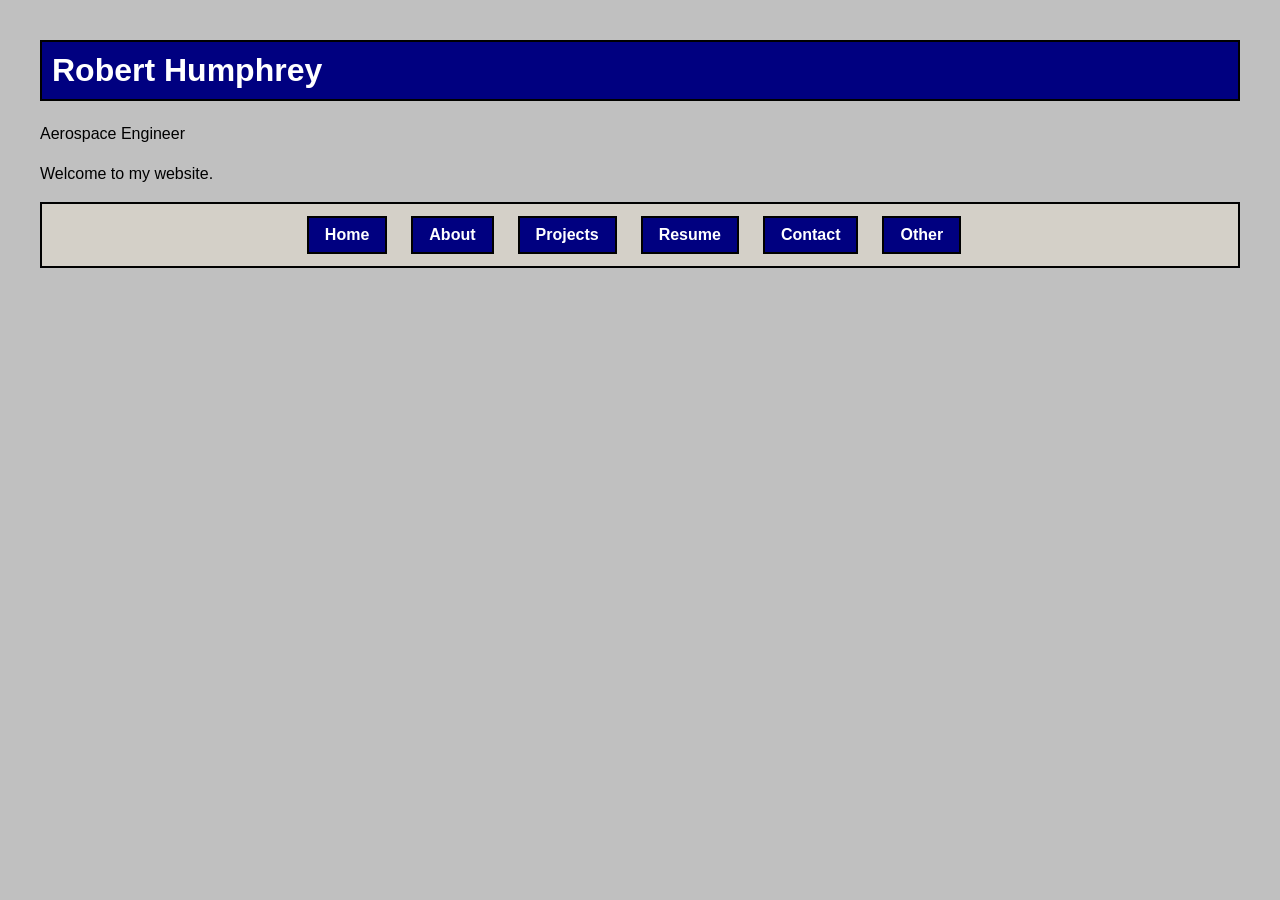
<file: index.html>
<!DOCTYPE html>
<html>
<head>
    <title>Robert Humphrey</title>
    <link rel="stylesheet" href="style.css">
</head>
<body><h1>Robert Humphrey</h1>

<p>Aerospace Engineer</p>

<p>Welcome to my website.</p>
<nav>
  <a href="index.html">Home</a><br>
  <a href="about.html">About</a><br>
  <a href="projects.html">Projects</a><br>
  <a href="resume.html">Resume</a><br>
  <a href="contact.html">Contact</a><br>
  <a href="other.html">Other</a><br>
</nav>
</body>
</html>
</file>
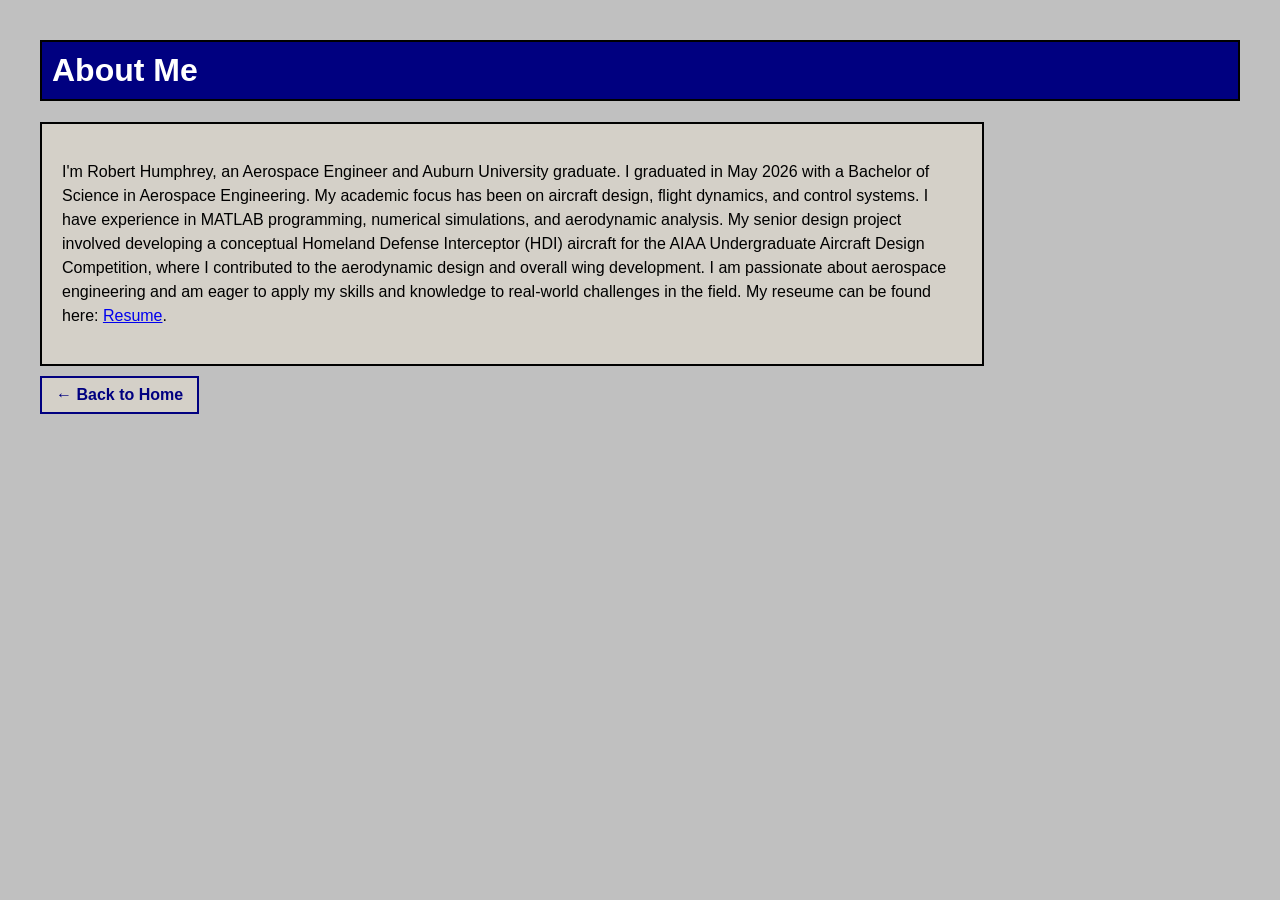
<file: about.html>
<!DOCTYPE html>
<html>
<head>
    <title>Robert Humphrey</title>
    <link rel="stylesheet" href="style.css">
</head>
<body>
  <h1>About Me</h1>
  <div class="about-box">
<p>
I'm Robert Humphrey, an Aerospace Engineer and Auburn University graduate. I graduated in May 2026 with a Bachelor of Science in Aerospace Engineering. My academic focus has been on aircraft design, flight dynamics, and control systems. I have experience in MATLAB programming, numerical simulations, and aerodynamic analysis. My senior design project involved developing a conceptual Homeland Defense Interceptor (HDI) aircraft for the AIAA Undergraduate Aircraft Design Competition, where I contributed to the aerodynamic design and overall wing development. I am passionate about aerospace engineering and am eager to apply my skills and knowledge to real-world challenges in the field. My reseume can be found here: <a href="resume.html">Resume</a>.
</p>
</div>
  <a href="index.html" class="back-button">← Back to Home</a>
  </body>
</html>
</file>
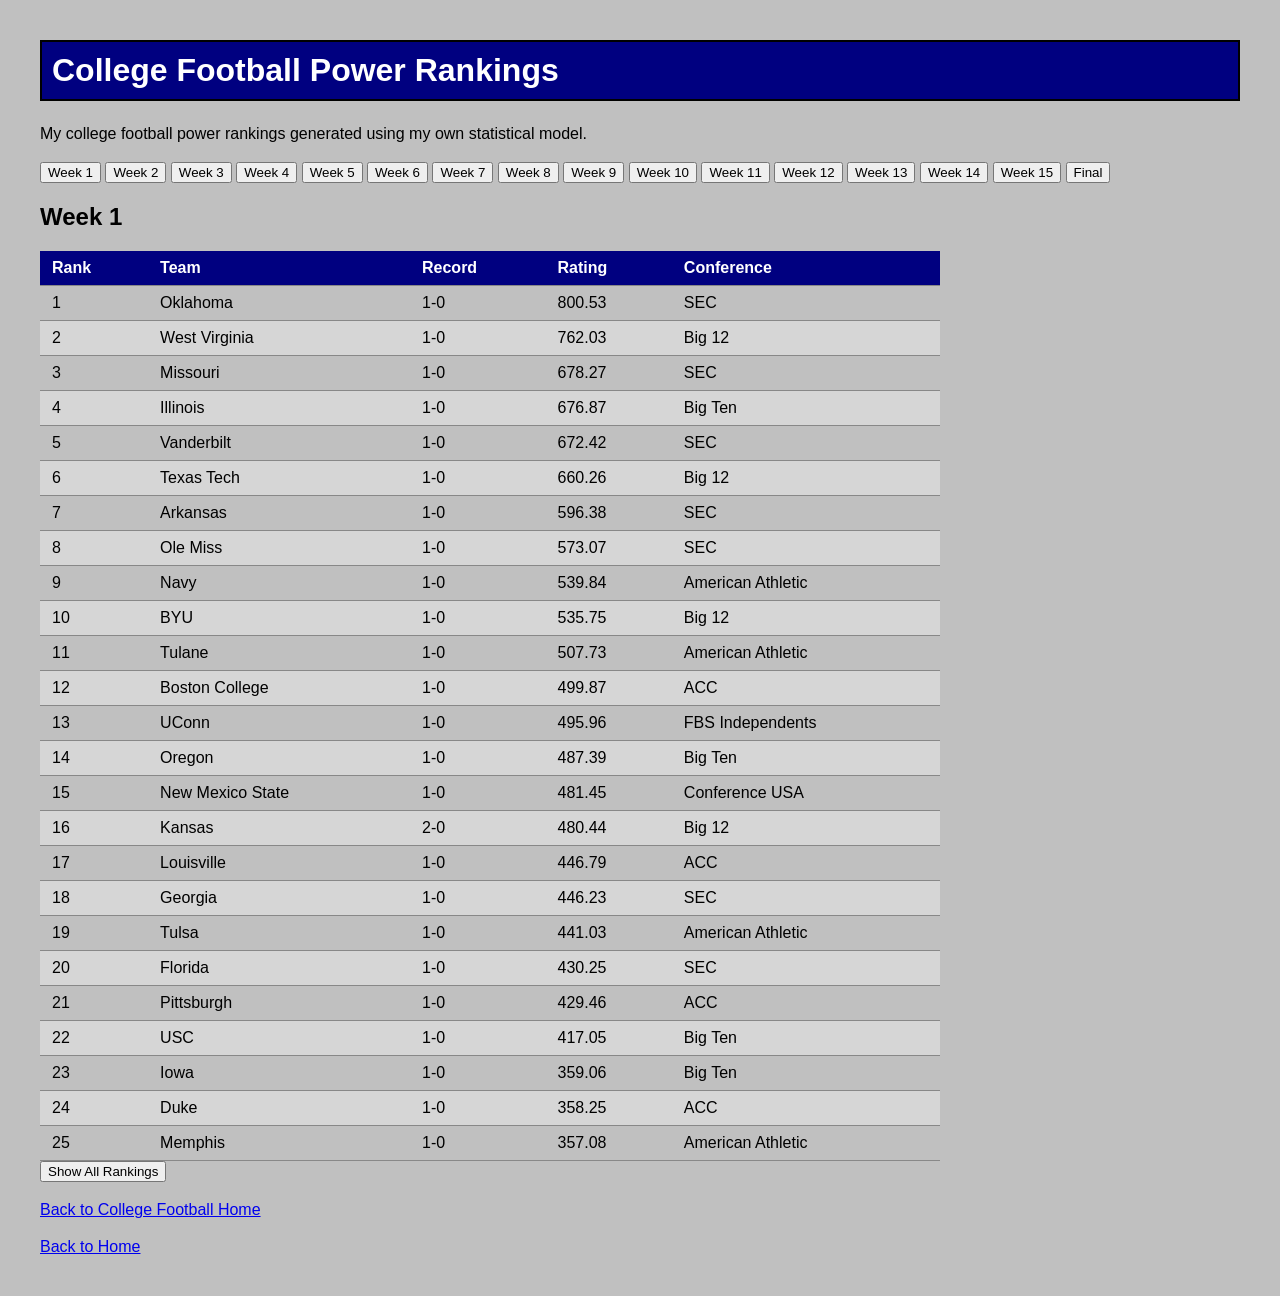
<file: cfb-2025.html>
<!DOCTYPE html>
<html>
<head>
    <title>CFB Power Rankings</title>
    <link rel="stylesheet" href="style.css">
</head>

<body>

<h1>College Football Power Rankings</h1>

<p>
My college football power rankings generated using my own statistical model.
</p>


<div class="week-buttons">
    <button onclick="loadWeek(1)">Week 1</button>
    <button onclick="loadWeek(2)">Week 2</button>
    <button onclick="loadWeek(3)">Week 3</button>
    <button onclick="loadWeek(4)">Week 4</button>
    <button onclick="loadWeek(5)">Week 5</button>
    <button onclick="loadWeek(6)">Week 6</button>
    <button onclick="loadWeek(7)">Week 7</button>
    <button onclick="loadWeek(8)">Week 8</button>
    <button onclick="loadWeek(9)">Week 9</button>
    <button onclick="loadWeek(10)">Week 10</button>
    <button onclick="loadWeek(11)">Week 11</button>
    <button onclick="loadWeek(12)">Week 12</button>
    <button onclick="loadWeek(13)">Week 13</button>
    <button onclick="loadWeek(14)">Week 14</button>
    <button onclick="loadWeek(15)">Week 15</button>
    <button onclick="loadWeek('final')">Final</button>
</div>

<h2 id="week-title">Week 1</h2>

<div id="rankings">
    <p>Loading rankings...</p>
</div>

<button id="show-more-button" onclick="toggleRankings()">
    Show All Rankings
</button>

<script>
let currentRows = [];
let showingAll = false;
function buildTable(rows) {

    let table = `
        <table>
            <thead>
                <tr>
                    <th>Rank</th>
                    <th>Team</th>
                    <th>Record</th>
                    <th>Rating</th>
                    <th>Conference</th>
                </tr>
            </thead>
            <tbody>
    `;

    let limit;

    if (showingAll) {
        limit = rows.length;
    } else {
        limit = Math.min(26, rows.length);
    }

    for (let i = 1; i < limit; i++) {

        const columns = rows[i].split(",");

        table += `
            <tr>
                <td>${columns[0]}</td>
                <td>${columns[1]}</td>
                <td>${columns[2]}</td>
                <td>${columns[3]}</td>
                <td>${columns[5]}</td>
            </tr>
        `;
    }

    table += `
            </tbody>
        </table>
    `;

    document.getElementById("rankings").innerHTML = table;
}


function loadWeek(week) {

    let file;

if (week === "final") {
    file = "cfb-data/2025 data/rankings_2025_final.csv";
} else {
    file = `cfb-data/2025 data/rankings_2025_week_${week}.csv`;
}

fetch(file)
        .then(response => response.text())
        .then(data => {

            currentRows = data.trim().split("\n");
showingAll = false;

buildTable(currentRows);

document.getElementById("show-more-button").innerHTML = "Show All Rankings";

            if (week === "final") {
    document.getElementById("week-title").innerHTML = "Final Rankings";
} else {
    document.getElementById("week-title").innerHTML = `Week ${week}`;
}
        });
}
function toggleRankings() {

    showingAll = !showingAll;

    buildTable(currentRows);

    if (showingAll) {
        document.getElementById("show-more-button").innerHTML = "Show Top 25";
    } else {
        document.getElementById("show-more-button").innerHTML = "Show All Rankings";
    }
}
loadWeek(1);

</script>

<p>
    <a href="cfb.html">Back to College Football Home</a>
</p>



<a href="index.html">Back to Home</a>

</body>
</html>
</file>
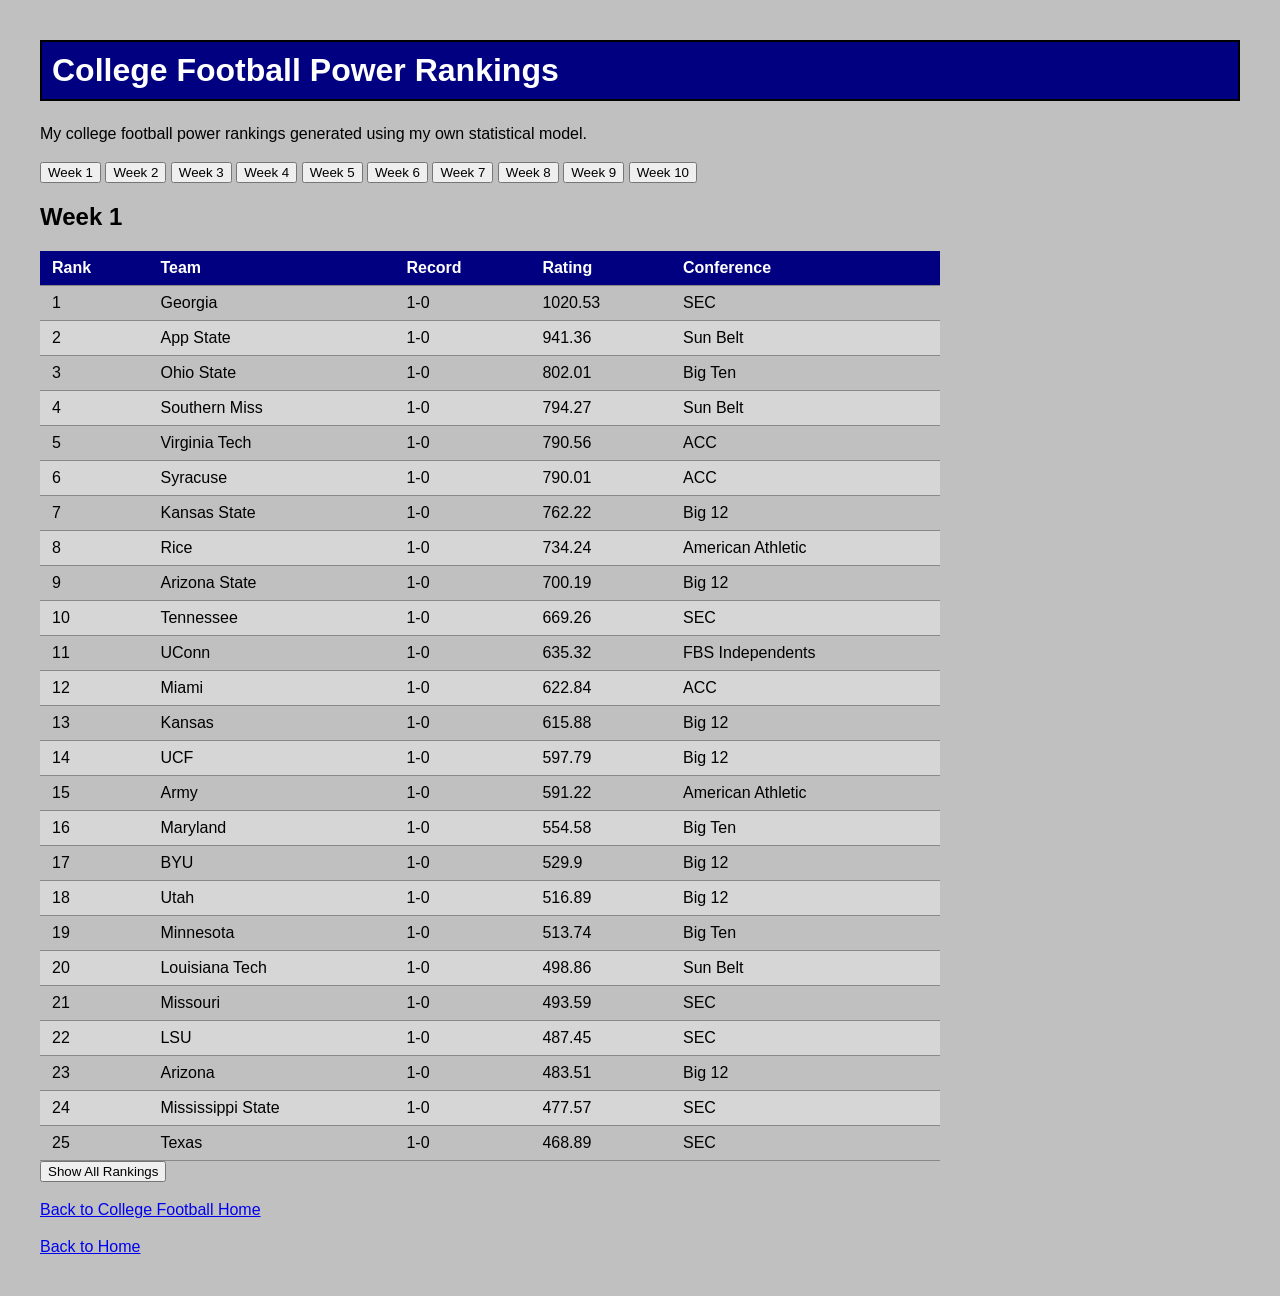
<file: cfb-2026.html>
<!DOCTYPE html>
<html>
<head>
    <title>CFB Power Rankings</title>
    <link rel="stylesheet" href="style.css">
</head>

<body>

<h1>College Football Power Rankings</h1>
<p>
My college football power rankings generated using my own statistical model.
</p>


<div class="week-buttons">
    <button onclick="loadWeek(1)">Week 1</button>
    <button onclick="loadWeek(2)">Week 2</button>
    <button onclick="loadWeek(3)">Week 3</button>
    <button onclick="loadWeek(4)">Week 4</button>
    <button onclick="loadWeek(5)">Week 5</button>
    <button onclick="loadWeek(6)">Week 6</button>
    <button onclick="loadWeek(7)">Week 7</button>
    <button onclick="loadWeek(8)">Week 8</button>
    <button onclick="loadWeek(9)">Week 9</button>
    <button onclick="loadWeek(10)">Week 10</button>
</div>

<h2 id="week-title">Week 1</h2>

<div id="rankings">
    <p>Loading rankings...</p>
</div>

<button id="show-more-button" onclick="toggleRankings()">
    Show All Rankings
</button>

<script>
let currentRows = [];
let showingAll = false;
function buildTable(rows) {

    let table = `
        <table>
            <thead>
                <tr>
                    <th>Rank</th>
                    <th>Team</th>
                    <th>Record</th>
                    <th>Rating</th>
                    <th>Conference</th>
                </tr>
            </thead>
            <tbody>
    `;

    let limit;

    if (showingAll) {
        limit = rows.length;
    } else {
        limit = Math.min(26, rows.length);
    }

    for (let i = 1; i < limit; i++) {

        const columns = rows[i].split(",");

        table += `
            <tr>
                <td>${columns[0]}</td>
                <td>${columns[1]}</td>
                <td>${columns[2]}</td>
                <td>${columns[3]}</td>
                <td>${columns[5]}</td>
            </tr>
        `;
    }

    table += `
            </tbody>
        </table>
    `;

    document.getElementById("rankings").innerHTML = table;
}


function loadWeek(week) {

    let file;

if (week === "final") {
    file = "cfb-data/2025 data/rankings_2025_final.csv";
} else {
    file = `cfb-data/2026 data/rankings_2026_week_${week}.csv`;
}

fetch(file)
        .then(response => response.text())
        .then(data => {

            currentRows = data.trim().split("\n");
showingAll = false;

buildTable(currentRows);

document.getElementById("show-more-button").innerHTML = "Show All Rankings";

            if (week === "final") {
    document.getElementById("week-title").innerHTML = "Final Rankings";
} else {
    document.getElementById("week-title").innerHTML = `Week ${week}`;
}
        });
}
function toggleRankings() {

    showingAll = !showingAll;

    buildTable(currentRows);

    if (showingAll) {
        document.getElementById("show-more-button").innerHTML = "Show Top 25";
    } else {
        document.getElementById("show-more-button").innerHTML = "Show All Rankings";
    }
}
loadWeek(1);

</script>

<p>
    <a href="cfb.html">Back to College Football Home</a>
</p>



<a href="index.html">Back to Home</a>

</body>
</html>
</file>
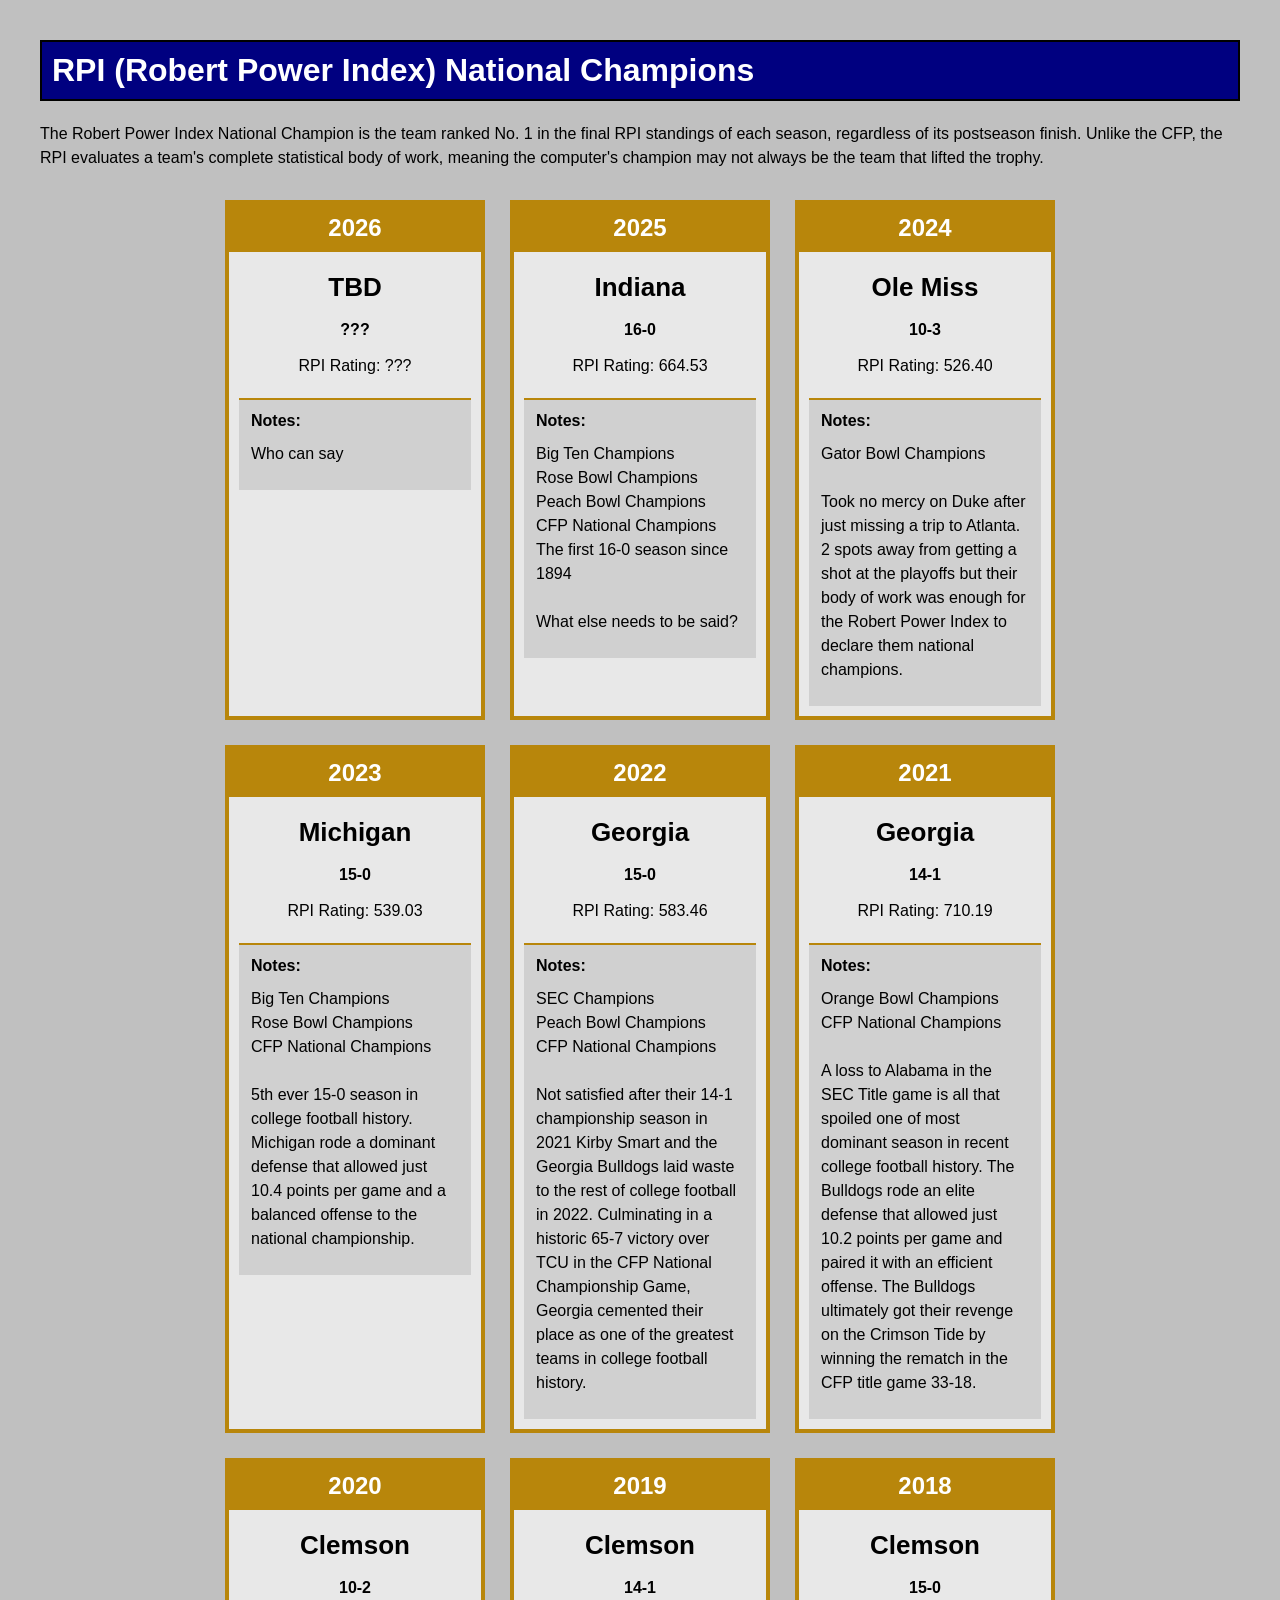
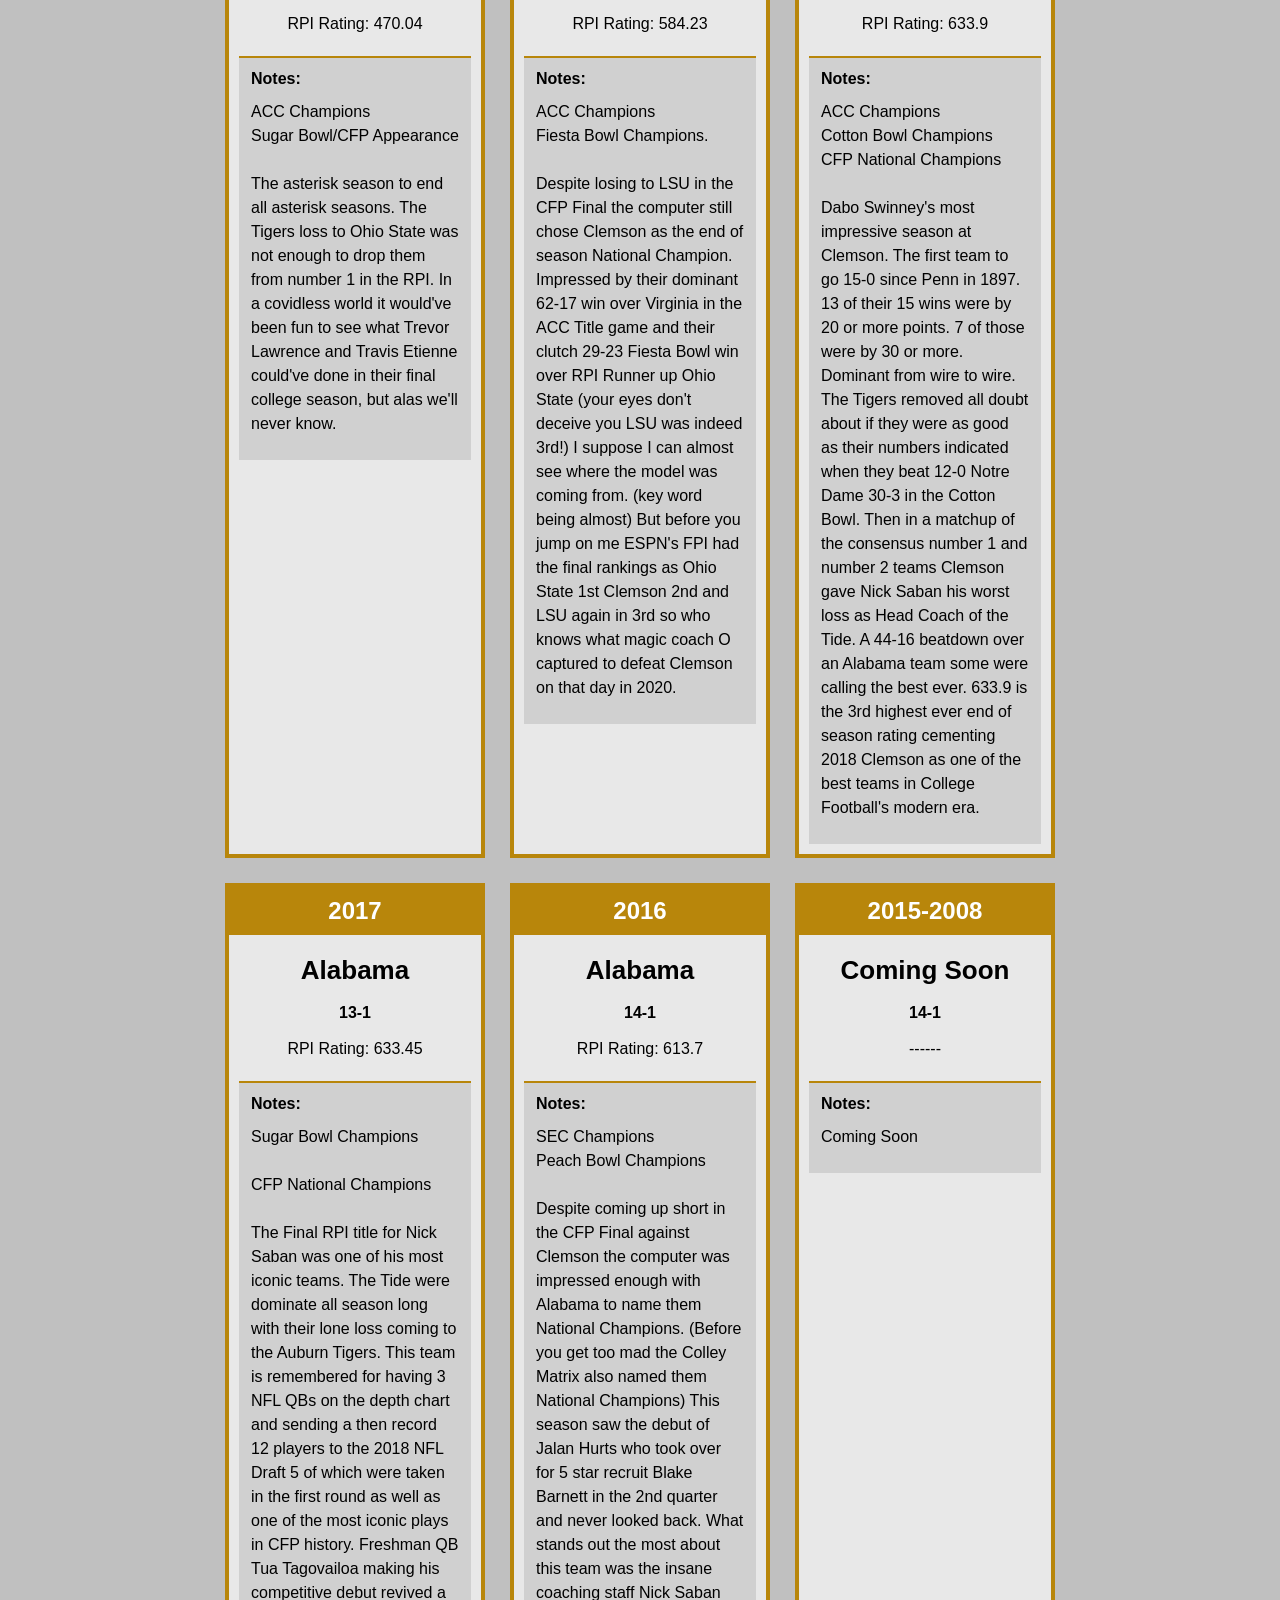
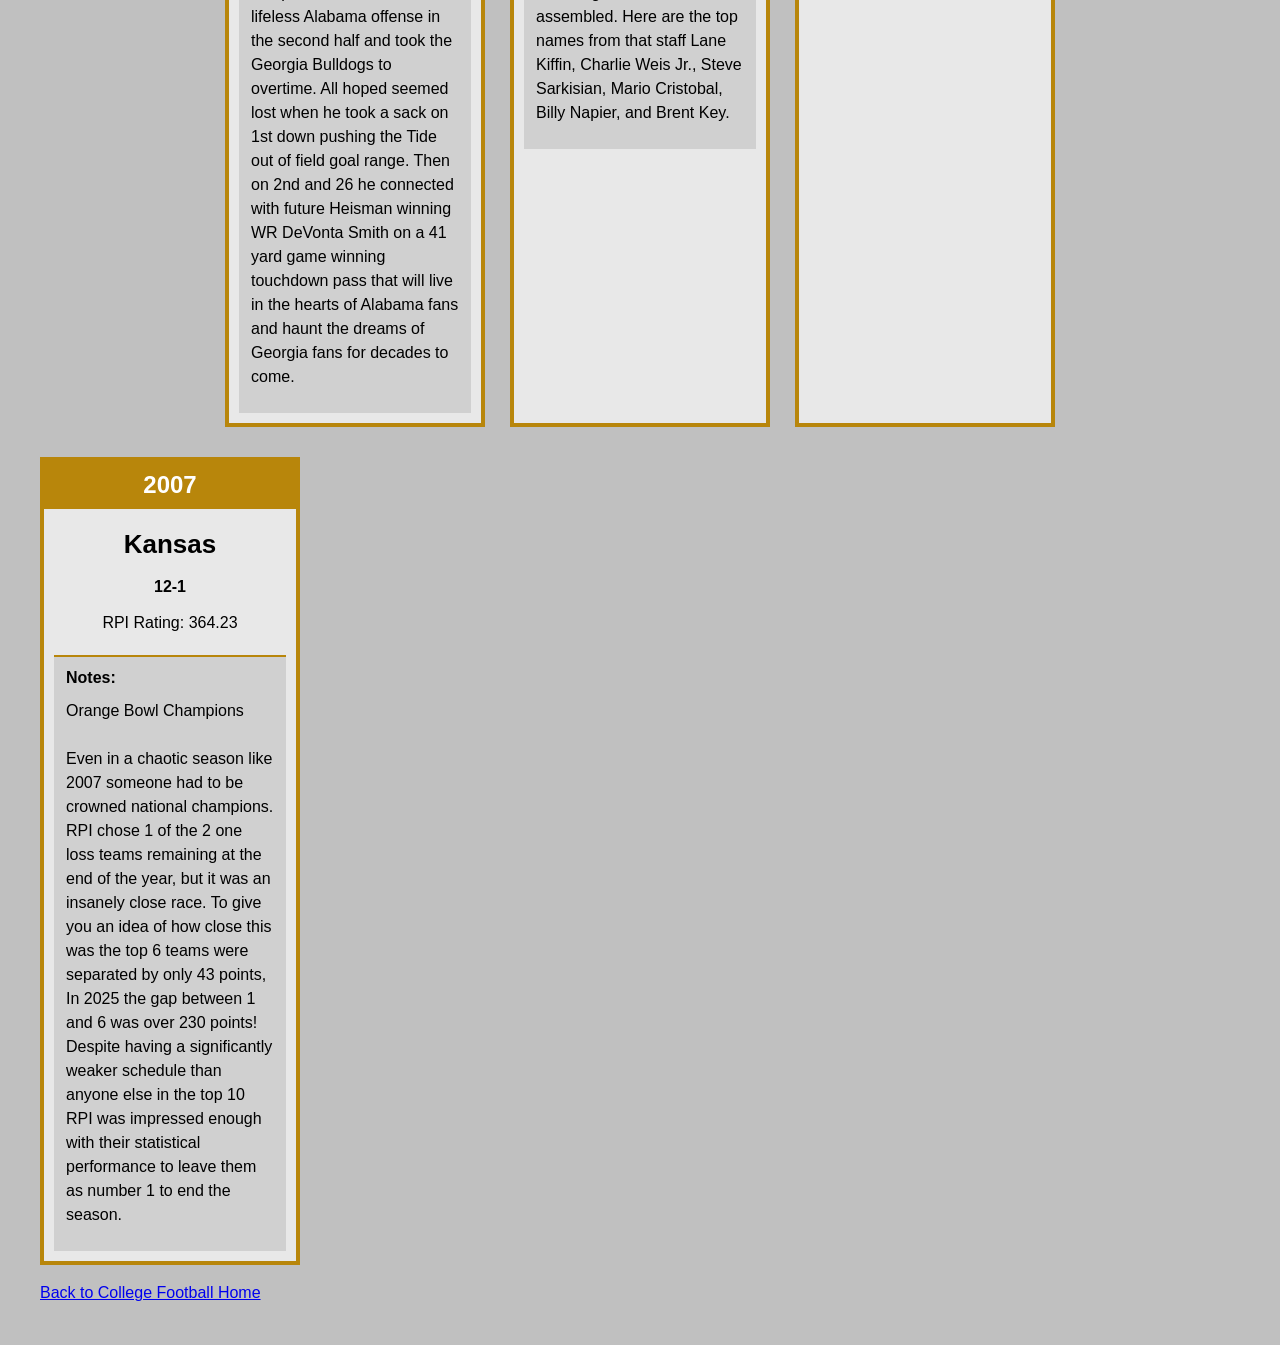
<file: cfb-champions.html>
<!DOCTYPE html>
<html>
<head>
    <title>CFB Power Rankings</title>
    <link rel="stylesheet" href="style.css">
</head>
<body>

<h1>RPI (Robert Power Index) National Champions</h1>

<p>
The Robert Power Index National Champion is the team ranked No. 1 in the final RPI standings of each season, regardless of its postseason finish. Unlike the CFP, the RPI evaluates a team's complete statistical body of work, meaning the computer's champion may not always be the team that lifted the trophy.
</p>
<div class="champions-container">



<div class="champion-card">
    <h2>2026</h2>
    <h3><a href="https://www.youtube.com/watch?v=dQw4w9WgXcQ" target="_blank">TBD</a></h3>

    <p><strong>???</strong></p>
    <p>RPI Rating: ???</p>

    <div class="champion-notes">
        <strong>Notes:</strong>
        <p>Who can say
        </p>
    </div>
</div>



<div class="champion-card">
    <h2>2025</h2>
    <h3><a href="https://www.sports-reference.com/cfb/schools/indiana/2025-schedule.html" target="_blank">Indiana</a></h3>

    <p><strong>16-0</strong></p>
    <p>RPI Rating: 664.53</p>

    <div class="champion-notes">
        <strong>Notes:</strong>
        <p>Big Ten Champions<br>
            Rose Bowl Champions<br>
            Peach Bowl Champions<br>
            CFP National Champions<br>
            The first 16-0 season since 1894<br><br>
            What else needs to be said?
        </p>
    </div>
</div>

<div class="champion-card">
    <h2>2024</h2>
    <h3><a href="https://www.sports-reference.com/cfb/schools/mississippi/2024.html" target="_blank">Ole Miss</a></h3>

    <p><strong>10-3</strong></p>
    <p>RPI Rating: 526.40</p>

    <div class="champion-notes">
        <strong>Notes:</strong>
        <p>Gator Bowl Champions<br><br>
            Took no mercy on Duke after just missing a trip to Atlanta. 2 spots away from getting a shot at the playoffs but their body of work was enough for the Robert Power Index to declare them national champions.
        </p>
    </div>
</div>

<div class="champion-card">
    <h2>2023</h2>
    <h3><a href="https://www.sports-reference.com/cfb/schools/michigan/2023.html" target="_blank">Michigan</a></h3>

    <p><strong>15-0</strong></p>
    <p>RPI Rating: 539.03</p>

    <div class="champion-notes">
        <strong>Notes:</strong>
        <p>Big Ten Champions<br>
            Rose Bowl Champions<br>
            CFP National Champions<br><br>
            5th ever 15-0 season in college football history. Michigan rode a dominant defense that allowed just 10.4 points per game and a balanced offense to the national championship.
        </p>
    </div>
</div>

<div class="champion-card">
    <h2>2022</h2>
    <h3><a href="https://www.sports-reference.com/cfb/schools/georgia/2022.html" target="_blank">Georgia</a></h3>

    <p><strong>15-0</strong></p>
    <p>RPI Rating: 583.46</p>

    <div class="champion-notes">
        <strong>Notes:</strong>
        <p>SEC Champions<br>
            Peach Bowl Champions<br>
            CFP National Champions<br><br>
            Not satisfied after their 14-1 championship season in 2021 Kirby Smart and the Georgia Bulldogs laid waste to the rest of college football in 2022. Culminating in a historic 65-7 victory over TCU in the CFP National Championship Game, Georgia cemented their place as one of the greatest teams in college football history.
        </p>
    </div>
</div>

<div class="champion-card">
    <h2>2021</h2>
    <h3><a href="https://www.sports-reference.com/cfb/schools/georgia/2021.html" target="_blank">Georgia</a></h3>

    <p><strong>14-1</strong></p>
    <p>RPI Rating: 710.19</p>

    <div class="champion-notes">
        <strong>Notes:</strong>
        <p>Orange Bowl Champions<br>
            CFP National Champions<br><br>
            A loss to Alabama in the SEC Title game is all that spoiled one of most dominant season in recent college football history. The Bulldogs rode an elite defense that allowed just 10.2 points per game and paired it with an efficient offense. The Bulldogs ultimately got their revenge on the Crimson Tide by winning the rematch in the CFP title game 33-18.
        </p>
    </div>
</div>

<div class="champion-card">
    <h2>2020</h2>
    <h3><a href="https://www.sports-reference.com/cfb/schools/clemson/2020.html" target="_blank">Clemson</a></h3>

    <p><strong>10-2</strong></p>
    <p>RPI Rating: 470.04</p>

    <div class="champion-notes">
        <strong>Notes:</strong>
        <p>ACC Champions<br>
            Sugar Bowl/CFP Appearance<br><br>
            The asterisk season to end all asterisk seasons. The Tigers loss to Ohio State was not enough to drop them from number 1 in the RPI. In a covidless world it would've been fun to see what Trevor Lawrence and Travis Etienne could've done in their final college season, but alas we'll never know.
        </p>
    </div>
</div>

<div class="champion-card">
    <h2>2019</h2>
    <h3><a href="https://www.sports-reference.com/cfb/schools/clemson/2019.html" target="_blank">Clemson</a></h3>

    <p><strong>14-1</strong></p>
    <p>RPI Rating: 584.23</p>

    <div class="champion-notes">
        <strong>Notes:</strong>
        <p>ACC Champions<br>
            Fiesta Bowl Champions.<br><br>
            Despite losing to LSU in the CFP Final the computer still chose Clemson as the end of season National Champion. Impressed by their dominant 62-17 win over Virginia in the ACC Title game and their clutch 29-23 Fiesta Bowl win over RPI Runner up Ohio State (your eyes don't deceive you LSU was indeed 3rd!) I suppose I can almost see where the model was coming from. (key word being almost) But before you jump on me ESPN's FPI had the final rankings as Ohio State 1st Clemson 2nd and LSU again in 3rd so who knows what magic coach O captured to defeat Clemson on that day in 2020.
        </p>
    </div>
</div>


<div class="champion-card">
    <h2>2018</h2>
    <h3><a href="https://www.sports-reference.com/cfb/schools/clemson/2018.html" target="_blank">Clemson</a></h3>

    <p><strong>15-0</strong></p>
    <p>RPI Rating: 633.9</p>

    <div class="champion-notes">
        <strong>Notes:</strong>
        <p>ACC Champions<br>
            Cotton Bowl Champions<br>
            CFP National Champions<br><br>
            Dabo Swinney's most impressive season at Clemson. The first team to go 15-0 since Penn in 1897. 13 of their 15 wins were by 20 or more points. 7 of those were by 30 or more. Dominant from wire to wire. The Tigers removed all doubt about if they were as good as their numbers indicated when they beat 12-0 Notre Dame 30-3 in the Cotton Bowl. Then in a matchup of the consensus number 1 and number 2 teams Clemson gave Nick Saban his worst loss as Head Coach of the Tide. A 44-16 beatdown over an Alabama team some were calling the best ever. 633.9 is the 3rd highest ever end of season rating cementing 2018 Clemson as one of the best teams in College Football's modern era.
        </p>
    </div>
</div>

<div class="champion-card">
    <h2>2017</h2>
    <h3><a href="https://www.sports-reference.com/cfb/schools/alabama/2017-schedule.html" target="_blank">Alabama</a></h3>

    <p><strong>13-1</strong></p>
    <p>RPI Rating: 633.45</p>

    <div class="champion-notes">
        <strong>Notes:</strong>
        <p>Sugar Bowl Champions<br>
            <br>
            CFP National Champions<br><br>
            The Final RPI title for Nick Saban was one of his most iconic teams. The Tide were dominate all season long with their lone loss coming to the Auburn Tigers. This team is remembered for having 3 NFL QBs on the depth chart and sending a then record 12 players to the 2018 NFL Draft 5 of which were taken in the first round as well as one of the most iconic plays in CFP history. Freshman QB Tua Tagovailoa making his competitive debut revived a lifeless Alabama offense in the second half and took the Georgia Bulldogs to overtime. All hoped seemed lost when he took a sack on 1st down pushing the Tide out of field goal range. Then on 2nd and 26 he connected with future Heisman winning WR DeVonta Smith on a 41 yard game winning touchdown pass that will live in the hearts of Alabama fans and haunt the dreams of Georgia fans for decades to come.
        </p>
    </div>
</div>



<div class="champion-card">
    <h2>2016</h2>
    <h3><a href="https://www.sports-reference.com/cfb/schools/alabama/2016-schedule.html" target="_blank">Alabama</a></h3>

    <p><strong>14-1</strong></p>
    <p>RPI Rating: 613.7</p>

    <div class="champion-notes">
        <strong>Notes:</strong>
        <p>SEC Champions<br>
            Peach Bowl Champions<br>
            <br>
            Despite coming up short in the CFP Final against Clemson the computer was impressed enough with Alabama to name them National Champions. (Before you get too mad the Colley Matrix also named them National Champions) This season saw the debut of Jalan Hurts who took over for 5 star recruit Blake Barnett in the 2nd quarter and never looked back. What stands out the most about this team was the insane coaching staff Nick Saban assembled. Here are the top names from that staff Lane Kiffin, Charlie Weis Jr., Steve Sarkisian, Mario Cristobal, Billy Napier, and Brent Key.
        </p>
    </div>
</div>

<div class="champion-card">
    <h2>2015-2008</h2>
    <h3><a href="" target="_blank">Coming Soon</a></h3>

    <p><strong>14-1</strong></p>
    <p>------</p>

    <div class="champion-notes">
        <strong>Notes:</strong>
        <p>Coming Soon<br>
        </p>
    </div>
</div>
</div>

<div class="champion-card">
    <h2>2007</h2>
    <h3><a href="https://www.sports-reference.com/cfb/schools/kansas/2007.html" target="_blank">Kansas</a></h3>

    <p><strong>12-1</strong></p>
    <p>RPI Rating: 364.23</p>

    <div class="champion-notes">
        <strong>Notes:</strong>
        <p>Orange Bowl Champions<br>
    
            <br>
            Even in a chaotic season like 2007 someone had to be crowned national champions. RPI chose 1 of the 2 one loss teams remaining at the end of the year, but it was an insanely close race. To give you an idea of how close this was the top 6 teams were separated by only 43 points, In 2025 the gap between 1 and 6 was over 230 points! Despite having a significantly weaker schedule than anyone else in the top 10 RPI was impressed enough with their statistical performance to leave them as number 1 to end the season. 
    </div>
</div>





</div>

<p>
    <a href="cfb.html">Back to College Football Home</a>
</p>

</body>
</file>
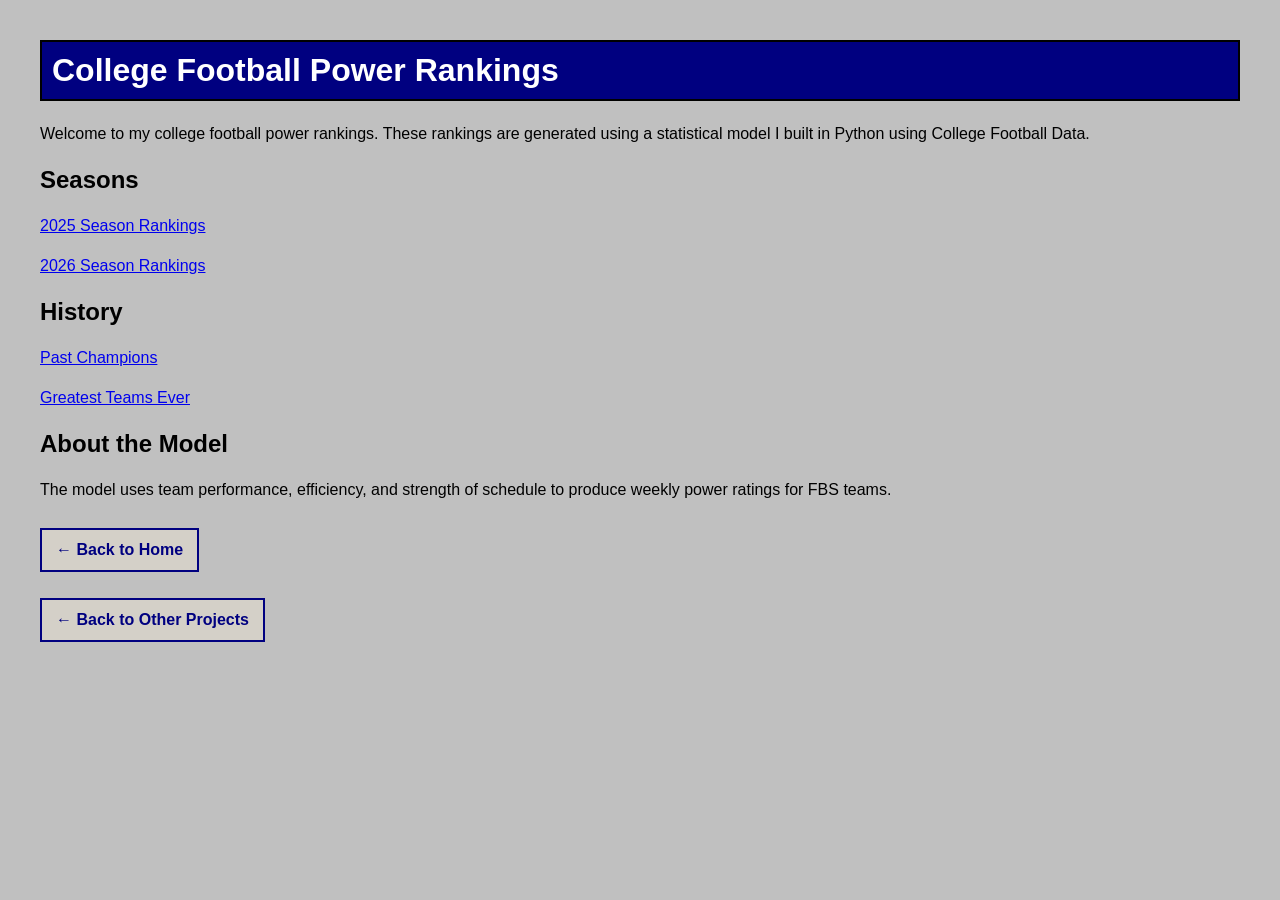
<file: cfb.html>
<!DOCTYPE html>
<html>
<head>
    <title>College Football Power Rankings</title>
    <link rel="stylesheet" href="style.css">
</head>

<body>

<h1>College Football Power Rankings</h1>

<p>
Welcome to my college football power rankings. These rankings are generated
using a statistical model I built in Python using College Football Data.
</p>

<h2>Seasons</h2>

<p>
    <a href="cfb-2025.html">2025 Season Rankings</a>
</p>

<p>
    <a href="cfb-2026.html">2026 Season Rankings</a>
</p>
<h2>History</h2>

<p>
    <a href="cfb-champions.html">Past Champions</a>
</p>

<p>
    <a href="greatest-teams-ever.html">Greatest Teams Ever</a>
</p>



<h2>About the Model</h2>

<p>
The model uses team performance, efficiency, and strength of schedule to
produce weekly power ratings for FBS teams.
</p>

<p>
    <a href="index.html" class="back-button">← Back to Home</a>
</p>


<p>
    <a href="other.html" class="back-button">← Back to Other Projects</a>
</p>


</body>
</html>
</file>
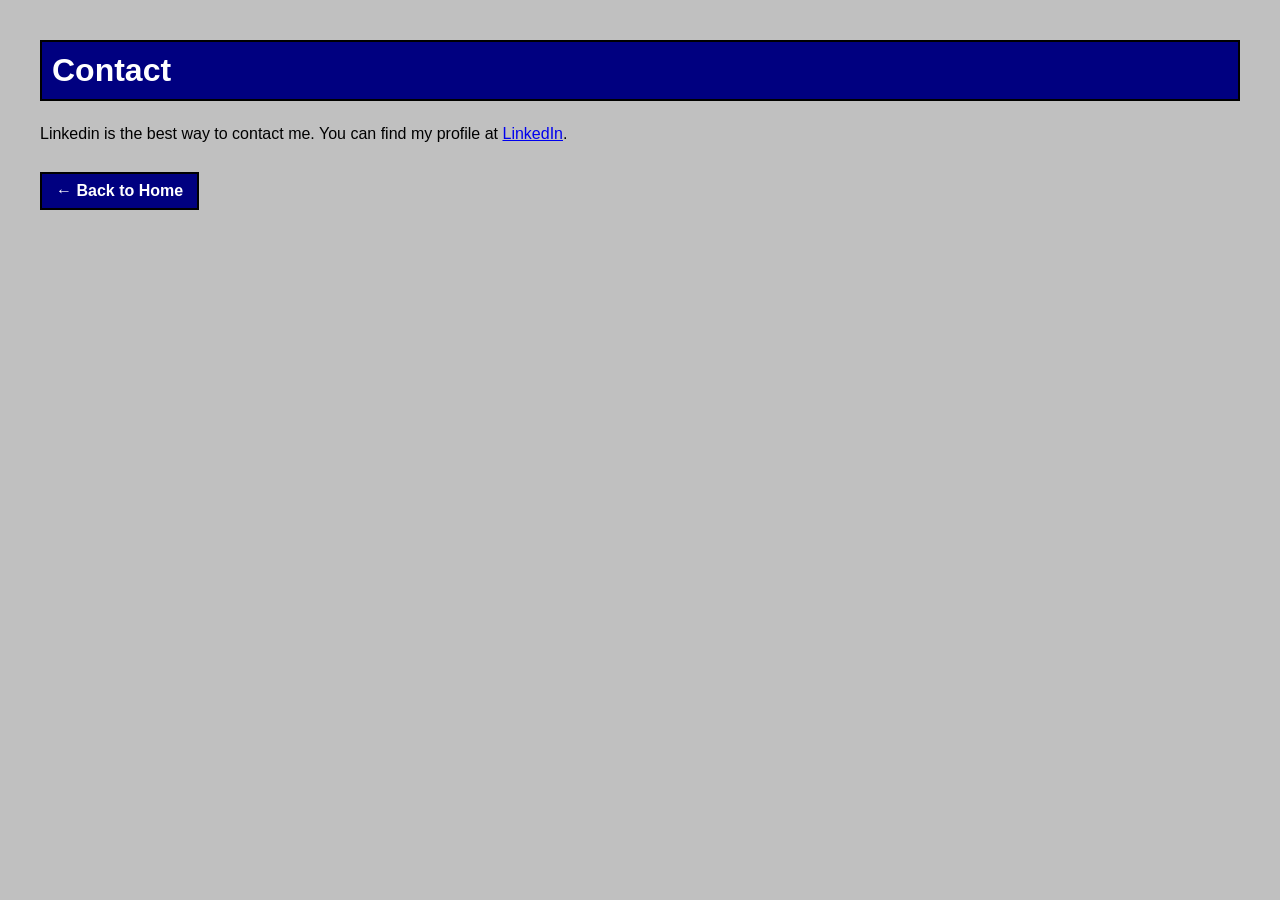
<file: contact.html>
<!DOCTYPE html>
<html>
<head>
    <title>Robert Humphrey</title>
    <link rel="stylesheet" href="style.css">
</head>
<body>
  <h1>Contact</h1>
  <p>
Linkedin is the best way to contact me. You can find my profile at <a href="https://www.linkedin.com/in/robert-humphrey-1b0b3a1b2/">LinkedIn</a>.
</p>
  <a href="index.html" class="cool-button">← Back to Home</a>
  <br>
  </body>
</html>
</file>
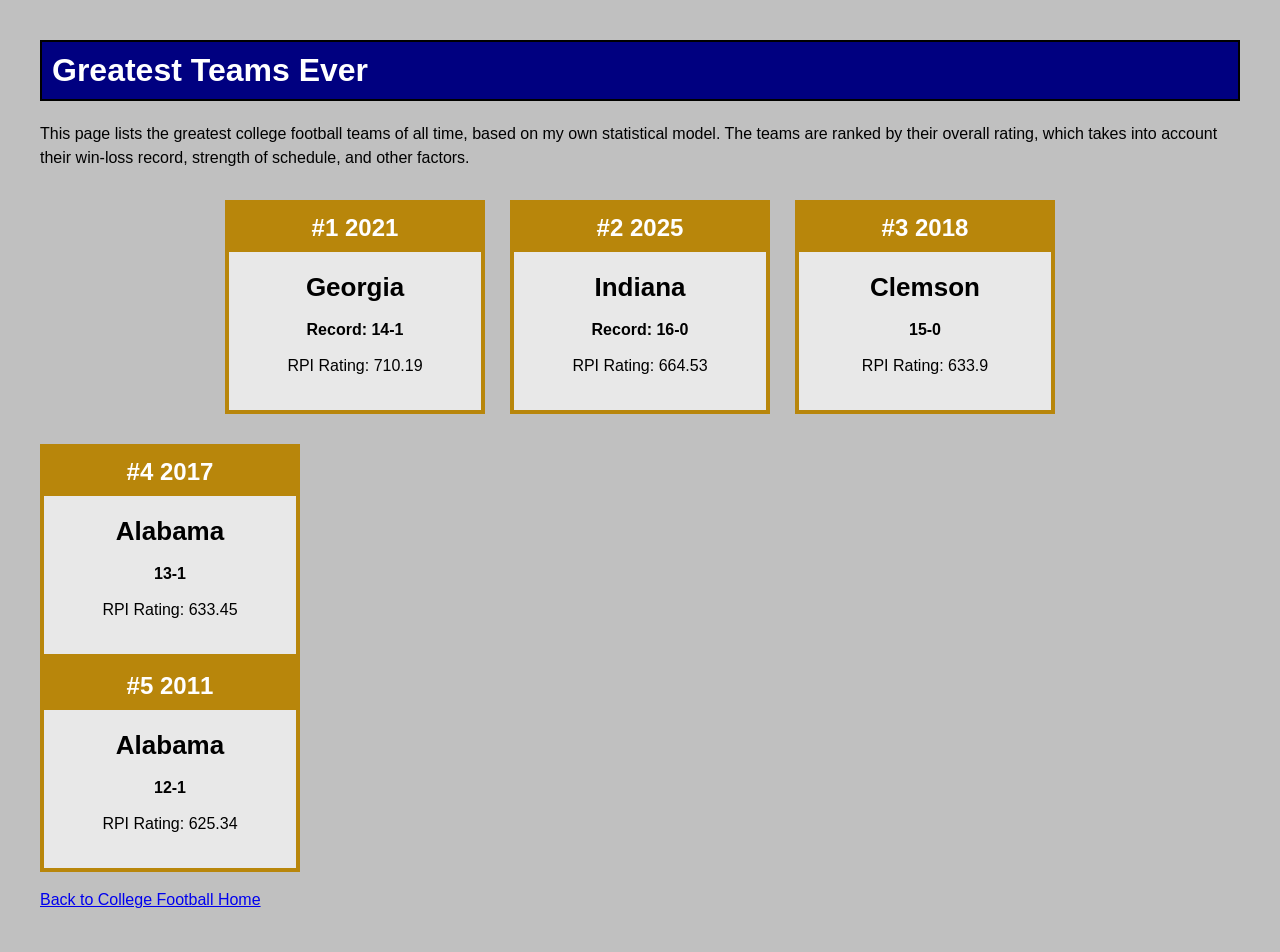
<file: greatest-teams-ever.html>
<!DOCTYPE html>
<html>
<head>
    <title>Greatest Teams Ever</title>
    <link rel="stylesheet" href="style.css">
</head>
<body>

<h1>Greatest Teams Ever</h1>

<p>
This page lists the greatest college football teams of all time, based on my own statistical model. The teams are ranked by their overall rating, which takes into account their win-loss record, strength of schedule, and other factors.
</p>    



<div class="champions-container">
<div class="champion-card">
    <h2> #1 2021</h2>
    <h3><a href="https://www.sports-reference.com/cfb/schools/georgia/2021.html" target="_blank">Georgia</a></h3>

    <p><strong>Record: 14-1</strong></p>
    <p>RPI Rating: 710.19</p>

</div>


<div class="champion-card">
    <h2> #2 2025</h2>
    <h3><a href="https://www.sports-reference.com/cfb/schools/indiana/2025-schedule.html" target="_blank">Indiana</a></h3>

    <p><strong>Record: 16-0</strong></p>
    <p>RPI Rating: 664.53</p>

    
</div>

<div class="champion-card">
    <h2> #3 2018</h2>
    <h3><a href="https://www.sports-reference.com/cfb/schools/clemson/2018.html" target="_blank">Clemson</a></h3>

    <p><strong>15-0</strong></p>
    <p>RPI Rating: 633.9</p>

   
        
    </div>
</div>

<div class="champion-card">
    <h2> #4 2017</h2>
    <h3><a href="https://www.sports-reference.com/cfb/schools/alabama/2017-schedule.html" target="_blank">Alabama</a></h3>

    <p><strong>13-1</strong></p>
    <p>RPI Rating: 633.45</p>

    </div>


<div class="champion-card">
    <h2> #5 2011</h2>
    <h3><a href="https://www.sports-reference.com/cfb/schools/alabama/2011-schedule.html" target="_blank">Alabama</a></h3>

    <p><strong>12-1</strong></p>
    <p>RPI Rating: 625.34</p>

    </div>

<p>
    <a href="cfb.html">Back to College Football Home</a>
</p>
</file>
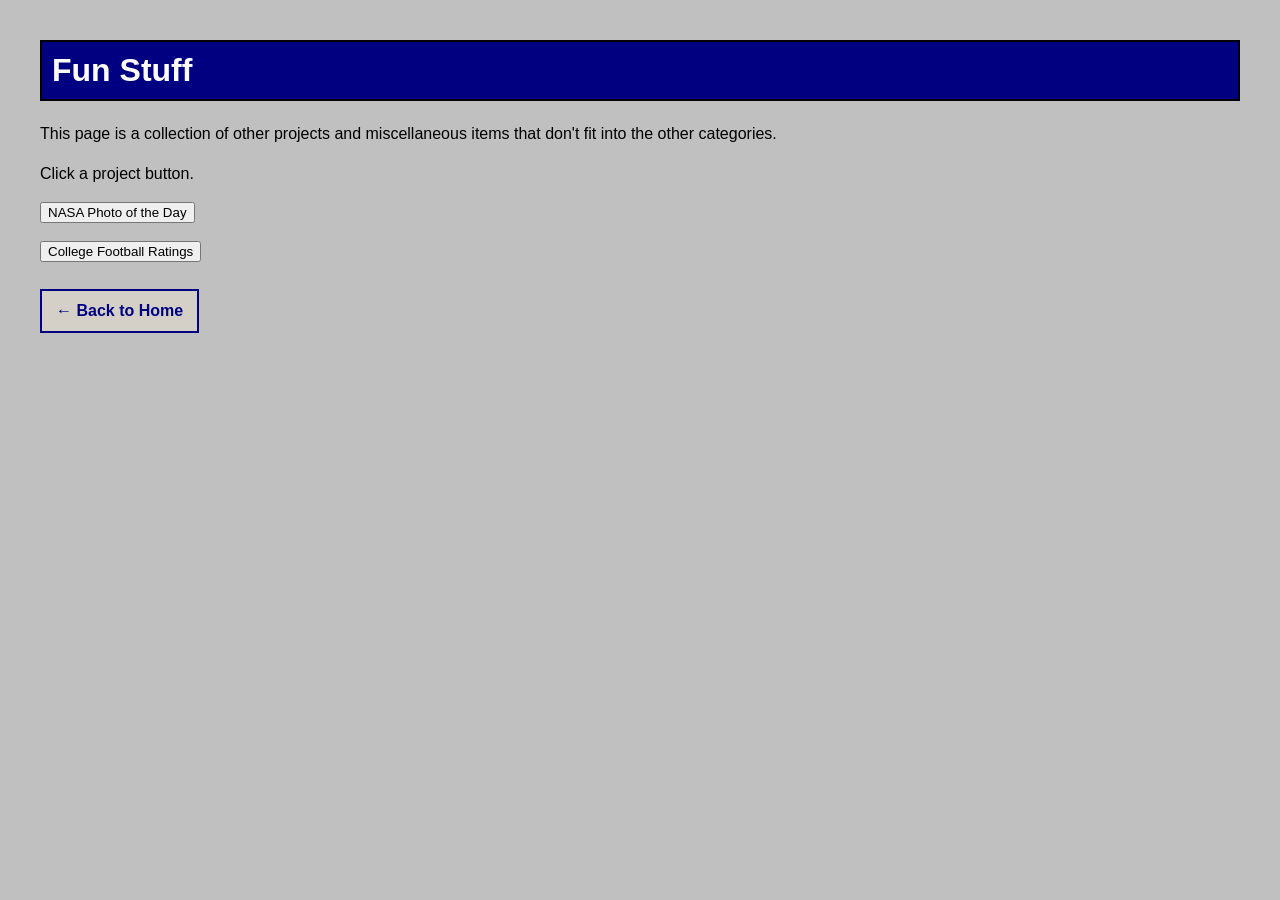
<file: other.html>
<!DOCTYPE html>
<html>
<head>
    <title>Robert Humphrey</title>
    <link rel="stylesheet" href="style.css">
<h1>Fun Stuff</h1>
<p>
This page is a collection of other projects and miscellaneous items that don't fit into the other categories.
</p>
  <div id="project-content">
    <p>Click a project button.</p>
</div>
<button onclick="NASAPOTD()">NASA Photo of the Day</button>
<p>

<button onclick="CFB()">College Football Ratings</button>
<p>
  
  <a href="index.html" class="back-button">← Back to Home</a>
</p>


<script>
function NASAPOTD() {
    document.getElementById("project-content").innerHTML = `
        <h2>NASA Photo of the Day</h2>
        <p>Loading NASA data....</p>
      
         `;

         fetch("https://api.nasa.gov/planetary/apod?api_key=DEMO_KEY")
          .then(response => response.json())
          .then(data => {

            console.log(data);document.getElementById("project-content").innerHTML = `

        <h2>${data.title}</h2>
        <img src="${data.url}">
        <p>Date: ${data.date}</p>
        <p>Image Credit: ${data.copyright}</p>
        <p>${data.explanation}</p>
    `;

        });
}
function CFB() {
    document.getElementById("project-content").innerHTML = `
        <h2>College Football Power Ratings</h2>


        <p>
            A college football power rating model I built using Python
            and College Football Data. View weekly rankings, final
            rankings, and historical results.
        </p>


        <p>
            <a href="cfb.html">View College Football Power Ratings</a>
        </p>
    `;
}

</script>
</html>
</file>
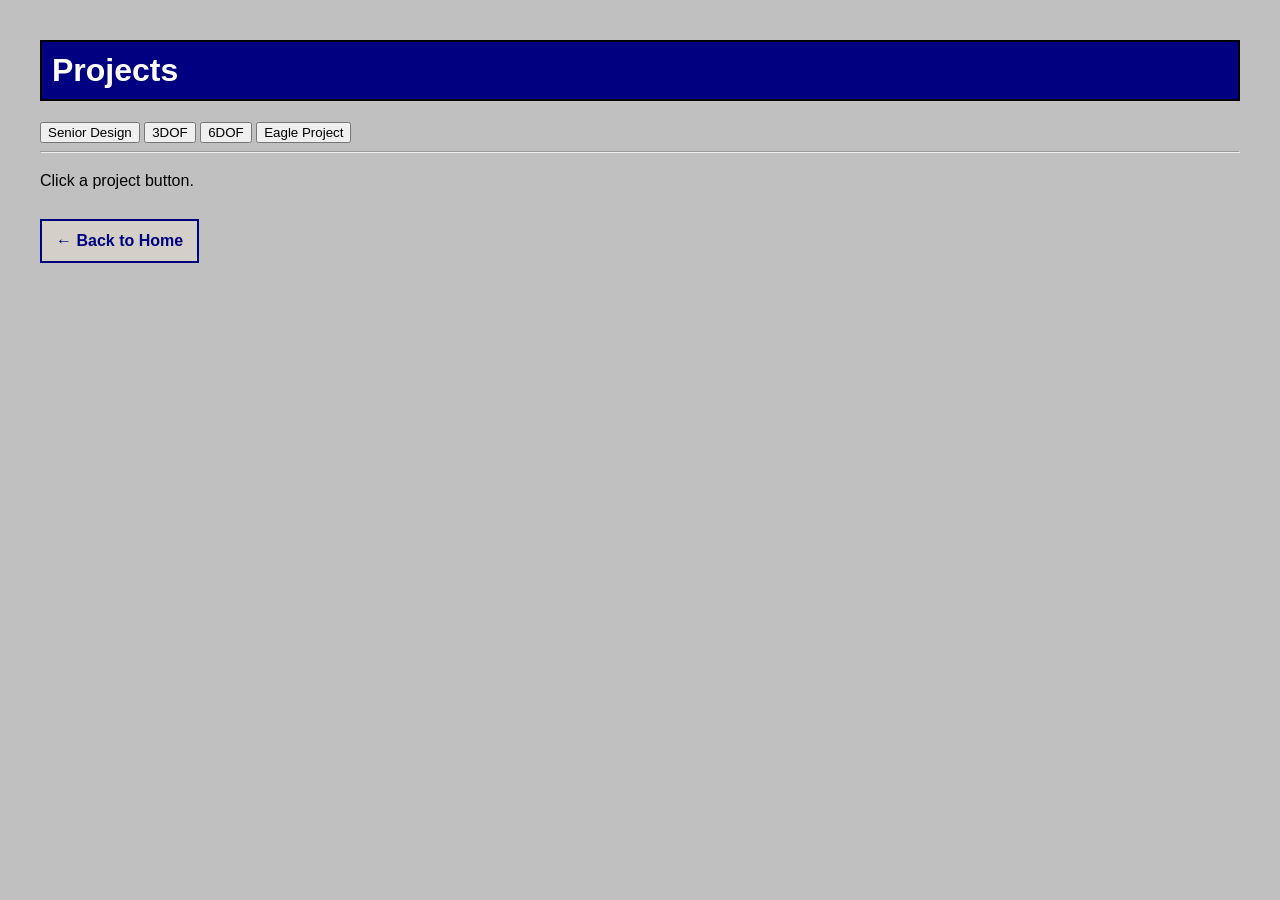
<file: projects.html>
<!DOCTYPE html>
<html>
<head>
    <title>Robert Humphrey</title>
    <link rel="stylesheet" href="style.css">
<body>

<h1>Projects</h1>

<button onclick="showSeniorDesign()">Senior Design</button>
<button onclick="show3DOF()">3DOF</button>
<button onclick="show6DOF()">6DOF</button>
<button onclick="showEagle()">Eagle Project</button>
<hr>

<div id="project-content">
    <p>Click a project button.</p>
</div>

<p>
  <a href="index.html" class="back-button">← Back to Home</a>
</p>

<script>
function showSeniorDesign() {
    document.getElementById("project-content").innerHTML = `
        <h2>Senior Design</h2>
        <p>As part of the 2024–2025 AIAA Undergraduate Aircraft Design Competition, our team developed a conceptual Homeland Defense Interceptor (HDI), a small, high-performance, remotely piloted aircraft designed to provide an affordable solution for defending U.S. airspace. The aircraft was designed to perform defensive counter-air patrol, point-defense interception, and escort missions while meeting demanding performance targets, including a minimum top speed of Mach 1.6, a 200-nautical-mile intercept radius, and four hours of patrol endurance at a 300-nautical-mile radius. The project required our team to balance aerodynamics, propulsion, structures, weapons integration, mission performance, maintainability, and cost, with the final aircraft constrained to a flyaway cost below $25 million for a 1,000-aircraft production run. My primary contribution focused on the aerodynamic design of the aircraft, particularly the selection and development of the airfoil and overall wing design. This work involved evaluating aerodynamic and geometric considerations to develop a wing suitable for the interceptor's high-speed, maneuverability, and mission requirements.
</p>
    `;
}

function show3DOF() {
    document.getElementById("project-content").innerHTML = `
        <h2>3DOF Intercept Simulation</h2>
        <p>For my Aerospace Systems course, I developed a three-degree-of-freedom (3DOF) MATLAB simulation of a ground-launched interceptor missile engaging a ballistic target. The missile and target were modeled as point masses subject to thrust, aerodynamic drag, and gravity within a three-dimensional East-North-Up coordinate system. The simulation incorporated a standard atmosphere model, Mach-dependent aerodynamic coefficients, time-varying thrust and mass, numerical integration of the equations of motion, and simultaneous propagation of the missile and target trajectories. I implemented a guidance system that initially used velocity-pursuit guidance before transitioning to proportional navigation for the terminal intercept. Launch parameters and guidance behavior were evaluated to achieve a successful interception, with miss distance determined from the point of closest approach between the missile and target. The project provided hands-on experience with dynamic system modeling, numerical simulation, guidance algorithms, atmospheric modeling, and analyzing the performance of an interceptor throughout an engagement.
</p>
    `;
}

function show6DOF() {
    document.getElementById("project-content").innerHTML = `
        <h2>6DOF Flight Simulation</h2>
        <p>For my Aircraft Dynamics coursework, I developed a six-degree-of-freedom (6DOF) aircraft simulation in MATLAB to model the complete translational and rotational motion of an aircraft. The simulation propagated a 12-state representation consisting of three-dimensional position, body-axis velocity, roll, pitch, and yaw rates, and the aircraft's Euler orientation angles. The model incorporated aerodynamic lift, drag, and side forces along with pitching, rolling, and yawing moments, aircraft mass properties, atmospheric conditions, and control-surface inputs. I implemented functions for the equations of motion, aerodynamic force and moment calculations, aircraft initialization and trim, control inputs, coordinate transformations, and a standard atmosphere model. The resulting simulation allowed aircraft position, velocity, attitude, angle of attack, sideslip, and control-surface behavior to be evaluated throughout a simulated flight, providing experience with flight dynamics, numerical simulation, coordinate systems, aircraft stability and control, and modular MATLAB development.
</p>
    `;
}

function showEagle() {
    document.getElementById("project-content").innerHTML = `
        <h2>Eagle Project</h2>
        <p>For my Eagle Scout service project, I worked with my local junior high school and former students to create a time capsule commemorating the school's 50th anniversary while preserving an important part of its history. Before becoming a junior high school, the campus had served as an all-Black high school, and I coordinated with graduates of the former school to collect materials documenting their experiences and the history of the community. The time capsule combined these historical materials with objects representing life at the time of the project, including school materials, technology, and items documenting the COVID-19 era. I worked with school officials, alumni, and volunteers to organize the project and preserve these materials for future generations. The completed time capsule is scheduled to be opened in 2040, providing a connection between the school's past, present, and future.
</p>
    `;
}
</script>

</body>
</file>
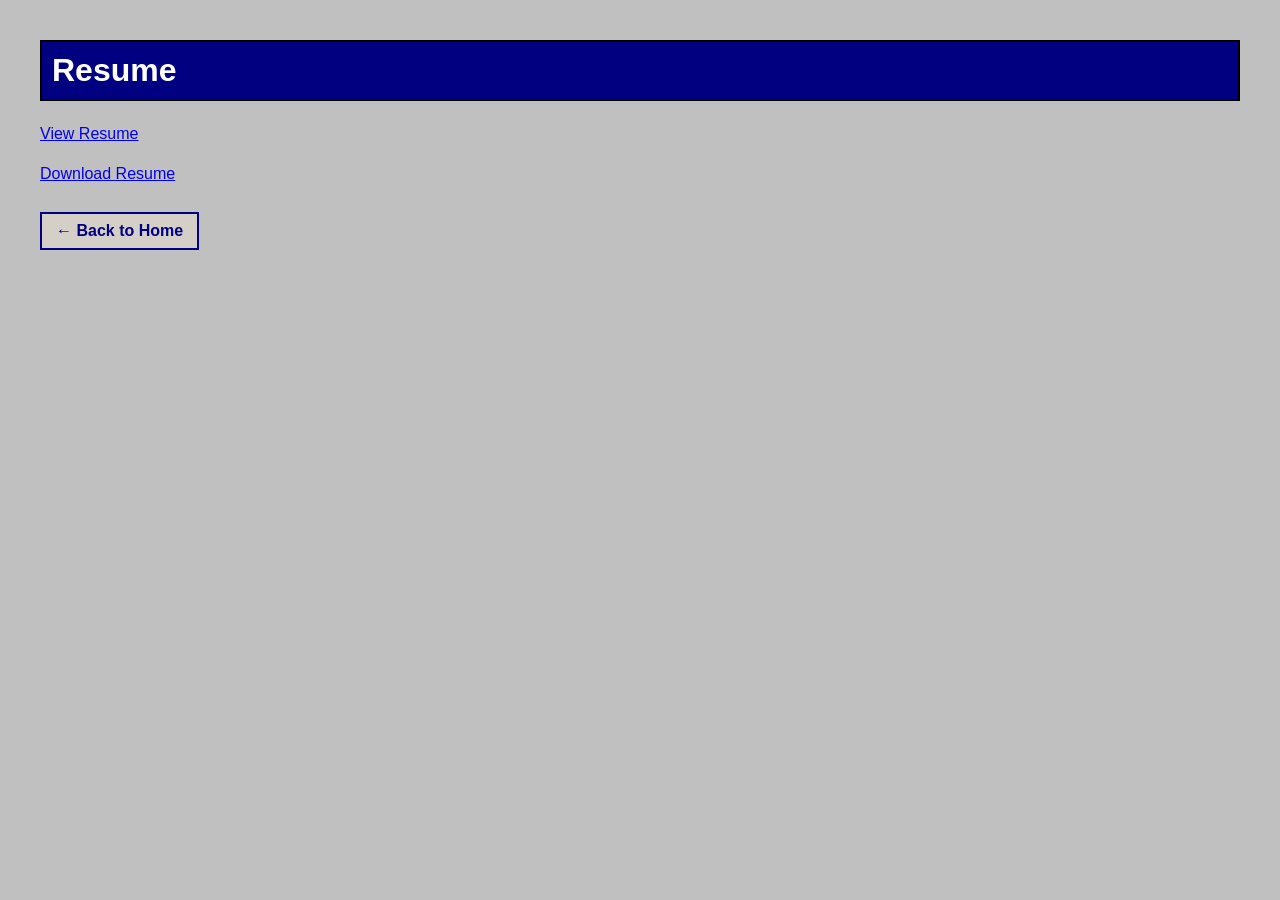
<file: resume.html>
<!DOCTYPE html>
<html>
<head>
    <title>Robert Humphrey</title>
    <link rel="stylesheet" href="style.css">
</head>

<body>

<h1>Resume</h1>

<p>
    <a href="resume-new/Resume__RPH_Online_Version.pdf" target="_blank">
        View Resume
    </a>
</p>

<p>
    <a href="resume-new/Resume__RPH_Online_Version.pdf" download>
        Download Resume
    </a>
</p>

<a href="index.html" class="back-button">← Back to Home</a>

</body>
</html>
</file>
<file: style.css>
/* Main page styling */

body {
    background-color: #c0c0c0;
    color: black;
    font-family: Arial, sans-serif;
    margin: 40px;
}

/* Main page titles */
h1 {
    background-color: navy;
    color: white;
    padding: 10px;
    border: 2px solid black;
}

/* Main navigation bar */
nav {
    background-color: #d4d0c8;
    border: 2px solid black;
    padding: 12px;

    display: flex;
    justify-content: center;
    gap: 12px;

    margin-bottom: 20px;
}

/* Links inside the main navigation bar */
nav a {
    background-color: navy;
    color: white;
    text-decoration: none;
    font-weight: bold;

    padding: 8px 16px;
    border: 2px solid black;
}

/* Change navigation button when mouse is over it */
nav a:hover {
    background-color: #0000b8;
}

/* Paragraph text */
p {
    line-height: 1.5;
}

/* Rankings tables */
table {
    width: 100%;
    max-width: 900px;
    border-collapse: collapse;
    margin-top: 20px;
}

/* All table header and normal cells */
th,
td {
    padding: 8px 12px;
    text-align: left;
    border-bottom: 1px solid #888;
}

th {
    background-color: navy;
    color: white;
}

tr:nth-child(even) {
    background-color: #d6d6d6;
}

tr:hover {
    background-color: #b8b8b8;
}

/* RPI National Champions */

.champions-container {
    display: flex;
    flex-wrap: wrap;
    justify-content: center;
    gap: 25px;
    margin: 30px auto;
    max-width: 1000px;
}

.champion-card {
    background-color: #e8e8e8;
    border: 4px solid #B8860B;
    padding: 20px;
    width: 260px;
    text-align: center;
    box-sizing: border-box;
}

.champion-card h2 {
    background-color: #B8860B;
    color: white;
    margin: -20px -20px 20px -20px;
    padding: 10px;
}

.champion-card h3 {
    font-size: 26px;
    margin: 15px 0;
}
.champion-card h3 a {
    color: black;
    text-decoration: none;
}

.champion-card h3 a:hover {
    text-decoration: underline;
}
.champion-card p {
    margin: 12px 0;
}

.champion-notes {
    background-color: #d0d0d0;
    border-top: 2px solid #B8860B;
    margin: 20px -10px -10px -10px;
    padding: 12px;
    text-align: left;
}

/* Back navigation buttons */
.back-button {
    display: inline-block;       /* Allows link to behave more like a button */
    background-color: #d4d0c8;  /* Light gray background */
    color: navy;                 /* Navy text */
    text-decoration: none;       /* Removes normal link underline */
    font-weight: bold;

    padding: 8px 14px;           /* Space inside button */
    border: 2px solid navy;      /* Navy outline */
    margin-top: 10px;            /* Space above button */
}

.back-button:hover {
    background-color: navy;      /* Fill button navy when hovered */
    color: white;                /* Change text to white */
}

/* About page text box */
.about-box {
    background-color: #d4d0c8; /* Light gray background */
    border: 2px solid black;    /* Black outline */
    padding: 20px;              /* Space between text and border */
    margin-top: 20px;           /* Space above the box */
    max-width: 900px;           /* Keeps text from becoming too wide */
}

/* Button cool*/
.cool-button {
    display: inline-block;
    background-color: navy;
    color: white;
    text-decoration: none;
    font-weight: bold;

    padding: 8px 14px;
    border: 2px solid black;
    margin-top: 10px;
}
</file>
